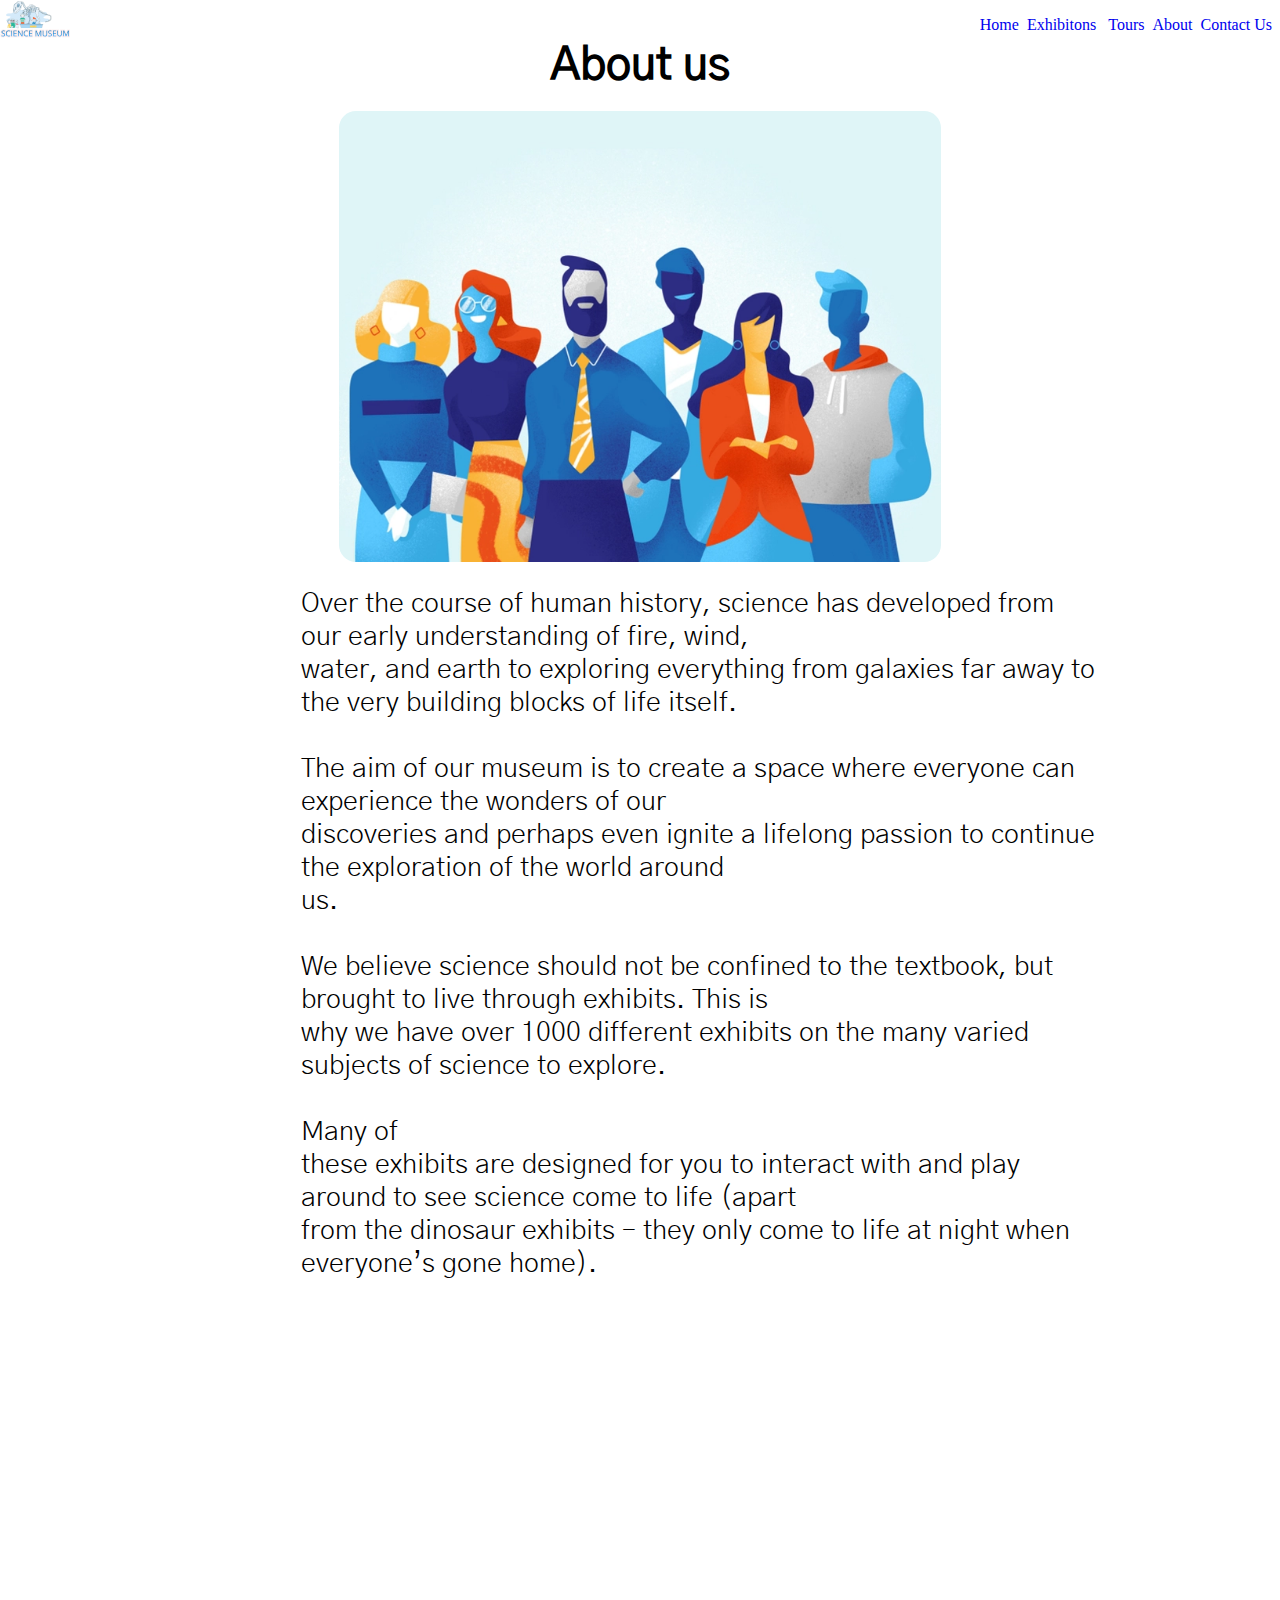
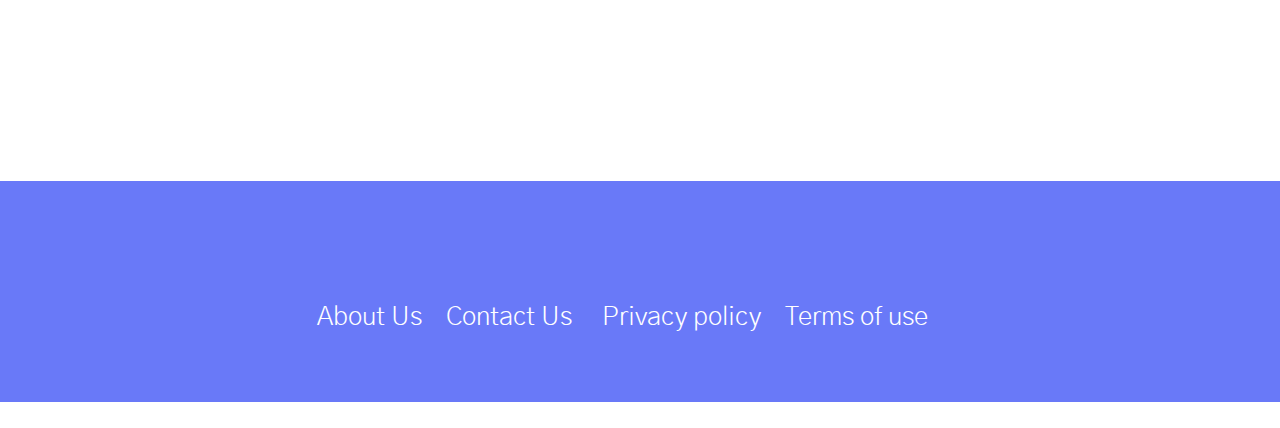
<file: about.html>
<!DOCTYPE html>
<html lang="en">
<head>
    <meta charset="UTF-8">
    <meta http-equiv="X-UA-Compatible" content="IE=edge">
    <meta name="viewport" content="width=device-width, initial-scale=1.0">
    <meta name="description" content="This is a Online Science Museum website where both children parents and teachers can explore 
    the world of science and exhibition together!">
    <meta name="keywords" content="Science, Museum, Online science museum, HTML, CSS">
    <meta name="author" content="Sugal Aden">
    <link href="about.css" rel="stylesheet">
    <link href="hover.css" rel="stylesheet">
    <title>About</title>
</head>
<body>
    <header>
        <section class="logo">
            <a href="/home.html">
            <img src="/images/Logo.png" class="logo"  alt="This is the Logo">
        </a> 
        </section>

        <nav>
            <section class="hamburger-menu">
                <input id="menu__toggle" type="checkbox" />
                <label class="menu__btn" for="menu__toggle">
                  <span></span>
                </label>
            
                <ul class="menu__box">
                  <li><a class="menu__item" href="/home.html">Home</a></li>
                  <li><a class="menu__item" href="/exhibitions.html">Exhibitons</a></li>
                  <li><a class="menu__item" href="/tours.html">Tour</a></li>
                  <li><a class="menu__item" href="/contact.html">Contact Us</a></li>
                  <li><a class="menu__item" href="/about.html">About</a></li>
                </ul>
                </section>

                <ul class="navbar">
                    <li><a href="/home.html">Home  </a></li>
                    <li><a href="/exhibitions.html">Exhibitons   </a></li>
                    <li><a href="/tours.html">Tours  </a></li>
                    <li><a href="/about.html">About  </a></li>
                    <li><a href="/contact.html">Contact Us  </a></li>
                </ul>
            </nav>
        </section>
</header> 
<main>

<section class="about_header">
    <h3>About us</h3>
</section>

<section class="about_container">
    <img src="/images/About%20us.webp" class="about_img hvr-float-shadow" alt="about us image">
    <p>Over the course of human history, science has developed from 
        our early understanding of fire, wind,
        water, and earth to exploring everything from galaxies far away to 
        the very building blocks of life itself.
        
        The aim of our museum is to create a space where everyone can 
        experience the wonders of our
        discoveries and perhaps even ignite a lifelong passion to continue
        the exploration of the world around
        us.
        
        We believe science should not be confined to the textbook, but 
        brought to live through exhibits. This is
        why we have over 1000 different exhibits on the many varied 
        subjects of science to explore. 
        
        Many of
        these exhibits are designed for you to interact with and play 
        around to see science come to life (apart
        from the dinosaur exhibits – they only come to life at night when 
        everyone’s gone home).</p>
</section>
</main>
    
<footer>
    <p class="footer">
        <a href="/about.html">About Us</a>    <a href="/contact.html">Contact Us</a>     Privacy policy    Terms of use
    </p>
</footer>

</body>
</html>
</file>
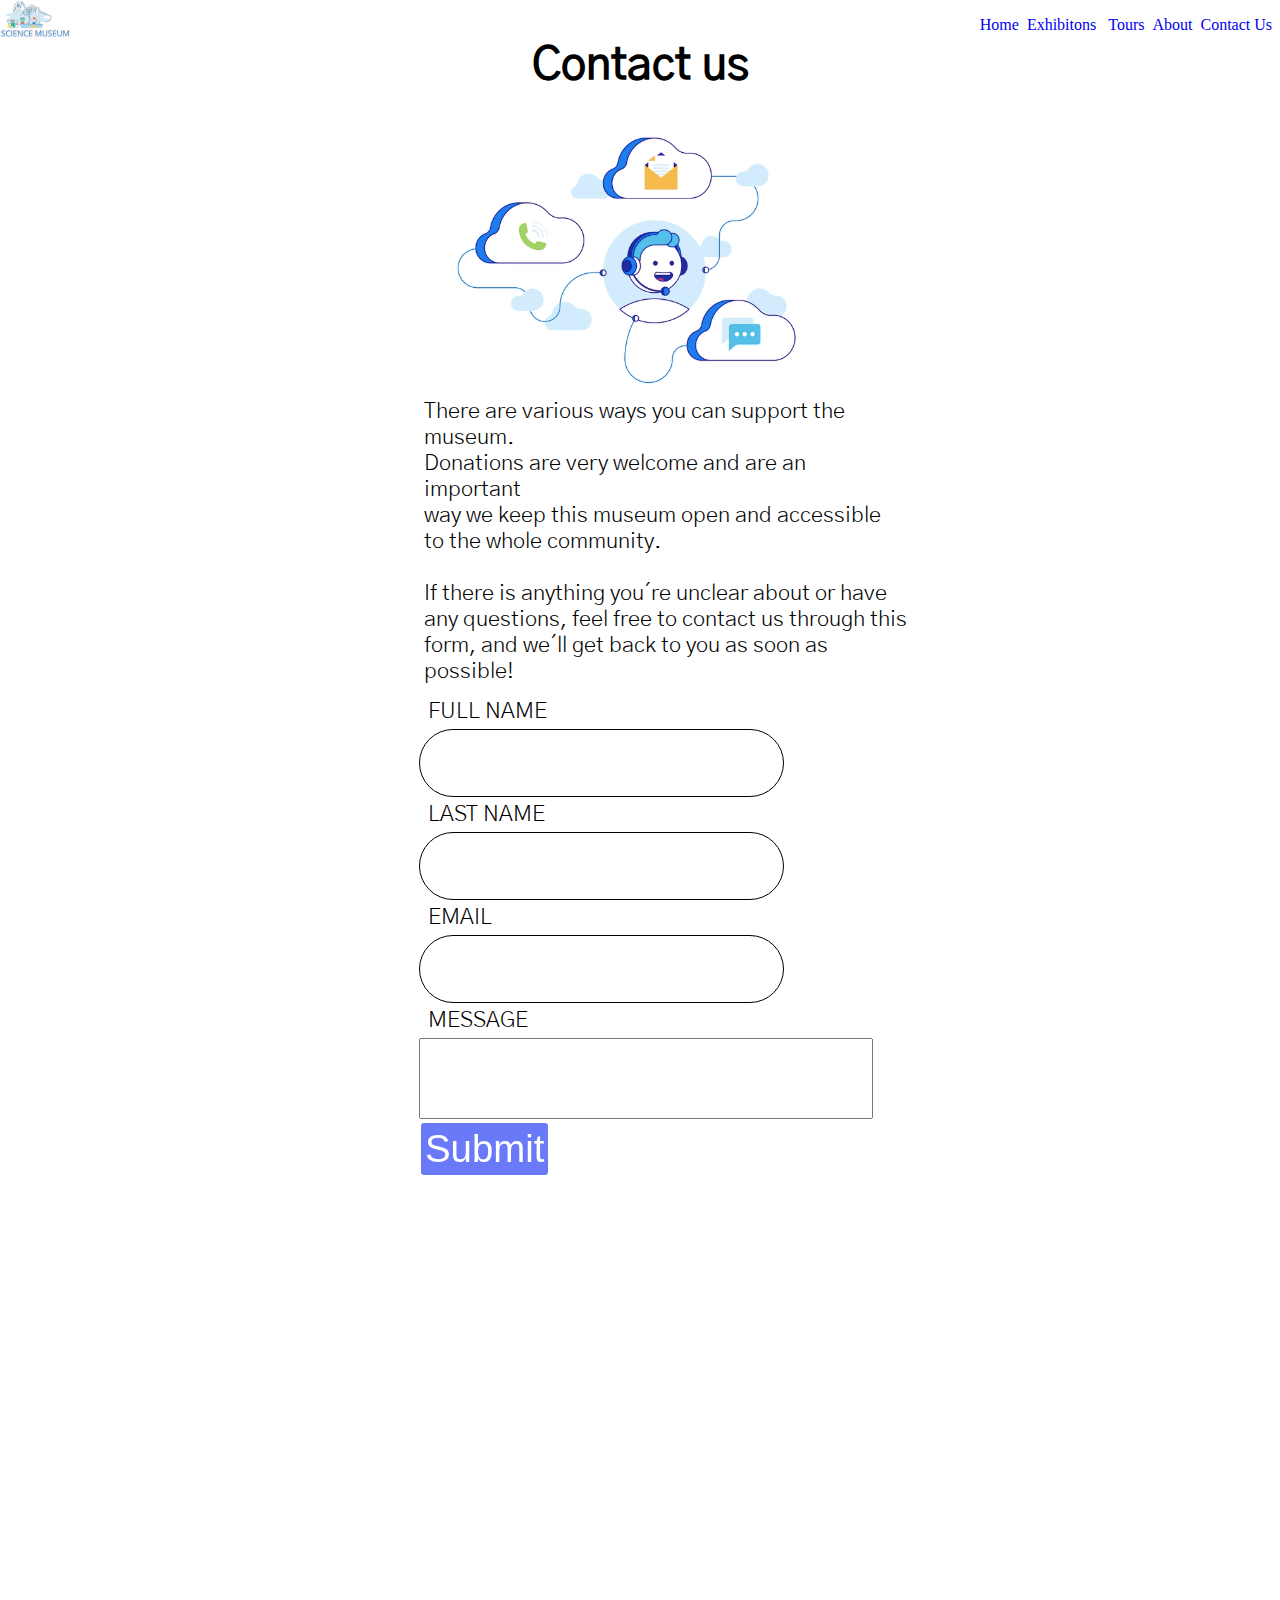
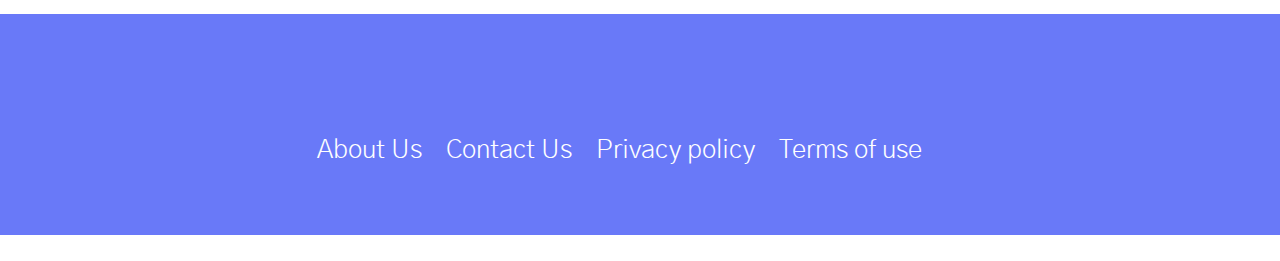
<file: contact.html>
<!DOCTYPE html>
<html lang="en">
<head>
    <meta charset="UTF-8">
    <meta http-equiv="X-UA-Compatible" content="IE=edge">
    <meta name="viewport" content="width=device-width, initial-scale=1.0">
    <meta name="description" content="This is a Online Science Museum website where both children and teachers can explore 
    the world of science and exhibition together!">
    <meta name="keywords" content="Science, Museum, Online science museum, HTML, CSS">
    <meta name="author" content="Sugal Aden">
    <link href="contact.css" rel="stylesheet">
    <link href="hover.css" rel="stylesheet">
    <title>Contact Us</title>
</head>
<body>
    <header>
        <section class="logo">
            <a href="/home.html">
            <img src="/images/Logo.png" class="logo"  alt="This is the Logo"> 
        </a>
        </section>
     
        <nav>
            <section class="hamburger-menu">
                <input id="menu__toggle" type="checkbox" />
                <label class="menu__btn" for="menu__toggle">
                  <span></span>
                </label>
            
                <ul class="menu__box">
                  <li><a class="menu__item" href="/home.html">Home</a></li>
                  <li><a class="menu__item" href="/exhibitions.html">Exhibitons</a></li>
                  <li><a class="menu__item" href="/tours.html">Tour</a></li>
                  <li><a class="menu__item" href="/contact.html">Contact Us</a></li>
                  <li><a class="menu__item" href="/about.html">About</a></li>
                </ul>
                </section>

                <ul class="navbar">
                    <li><a href="/home.html">Home  </a></li>
                    <li><a href="/exhibitions.html">Exhibitons  </a> </li>
                    <li><a href="/tours.html">Tours  </a></li>
                    <li><a href="/about.html">About  </a></li>
                    <li><a href="/contact.html">Contact Us  </a></li>
                </ul>
            </nav>
        </section>
</header>    
<main>

    <section class="contact_header">
        <h3>Contact us</h3>
    </section>

<section class="contact_container">
    <img src="/images/Contact%20us.png" class="contact_img" alt="contact us image">
    <p>There are various ways you can support the
        museum. 
        Donations are very welcome and are an 
        important
        way we keep this museum open and accessible 
        to the whole community.
        
        If there is anything you´re unclear about or have
        any questions, feel free to contact us through this 
        form, and we´ll get back to you as soon as 
        possible!</p>
</section>

<section class="contact_us_form">

    <form>
        <label for="fullname">FULL NAME</label>
        <input type="text" id="fullname" name="fullname" value="">
    
        <label for="lastname">LAST NAME</label>
        <input type="text" id="lastname" name="lastname" value="">
    
        <label for="email">EMAIL</label>
        <input type="text" id="email" name="email" value="">
    
        <label for="message">MESSAGE</label>

        <textarea id="message" name="message" rows="5" cols="20">
            </textarea>
        </form>

<section class="submit_btn">
    <button onclick="submit()" class="welcome_page_button hvr-grow">Submit</button>

</section>
</section>


</main>


<footer>
    <p class="footer">
        <a href="/about.html">About Us</a>    <a href="/contact.html">Contact Us</a>    Privacy policy    Terms of use
    </p>
</footer>

<script>
    function submit() {
      alert("Your message has been received.\nWe will contact you as soon as possible!");
    }
    </script>


</body>
</html>
</file>
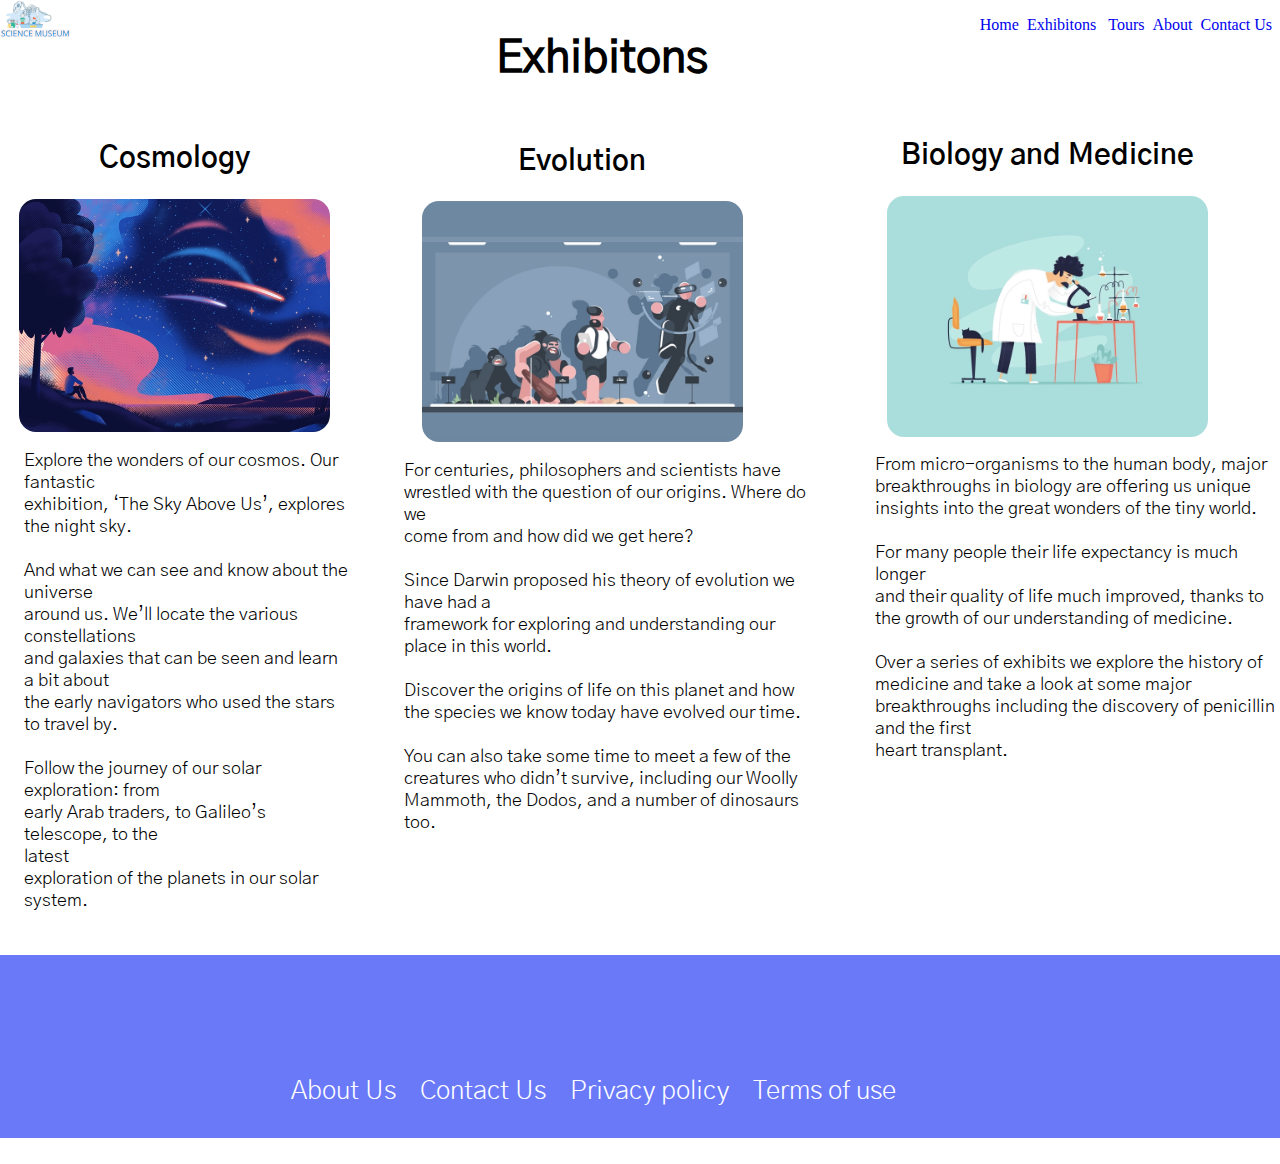
<file: exhibitions.html>
<!DOCTYPE html>
<html lang="en">
<head>
    <meta charset="UTF-8">
    <meta http-equiv="X-UA-Compatible" content="IE=edge">
    <meta name="viewport" content="width=device-width, initial-scale=1.0">
    <meta name="description" content="This is a Online Science Museum website where both children parents and teachers can explore 
    the world of science and exhibition together!">
    <meta name="keywords" content="Science, Museum, Online science museum, HTML, CSS">
    <meta name="author" content="Sugal Aden">
    <link href="exhibitions.css" rel="stylesheet">
    <link href="hover.css" rel="stylesheet">
    <title>Exhibitons</title>
</head>
<body>
    <header>
        <section class="logo">
            <a href="/home.html">
            <img src="/images/Logo.png" class="logo"  alt="This is the Logo"> 
        </a>
        </section>
     
        <nav>
            <section class="hamburger-menu">
                <input id="menu__toggle" type="checkbox" />
                <label class="menu__btn" for="menu__toggle">
                  <span></span>
                </label>
            
                <ul class="menu__box">
                  <li><a class="menu__item" href="/home.html">Home</a></li>
                  <li><a class="menu__item" href="/exhibitions.html">Exhibitons</a></li>
                  <li><a class="menu__item" href="/tours.html">Tour</a></li>
                  <li><a class="menu__item" href="contact.html">Contact Us</a></li>
                  <li><a class="menu__item" href="about.html">About</a></li>
                </ul>
                </section>

                <ul class="navbar">
                    <li><a href="/home.html">Home  </a></li>
                    <li><a href="/exhibitions.html">Exhibitons   </a></li>
                    <li><a href="/tours.html">Tours  </a></li>
                    <li><a href="/about.html">About  </a></li>
                    <li><a href="/contact.html">Contact Us  </a></li>
                </ul>
            </nav>
        </section>
</header>    

<main>
   <section class="exhibitions_header">
        <h3>Exhibitons</h3>
   </section>

   <section class="exhibitions_container">
        <section class="exhibitions_cosmology">
            <h4>Cosmology</h4>
            <img src="/images/Cosmology.png" class="cosmology_img hvr-float-shadow " alt="cosmology image">
            <p class="cosmology_info">Explore the wonders of our cosmos. Our fantastic 
                exhibition, ‘The Sky Above Us’, explores the night sky.

                And what we can see and know about the universe 
                around us. We’ll locate the various constellations
                and galaxies that can be seen and learn a bit about 
                the early navigators who used the stars to travel by.
                
                Follow the journey of our solar exploration: from
                early Arab traders, to Galileo’s telescope, to the 
                latest
                exploration of the planets in our solar system.
                </p>
        </section>


        <section class="exhibitions_evolution">
            <h4>Evolution</h4>
            <img src="/images/Evolution.png" class="evolution_img hvr-float-shadow " alt="evolution image">
            <p class="evolution_info">For centuries, philosophers and scientists have
                wrestled with the question of our origins. Where do 
                we
                come from and how did we get here? 
                
                Since Darwin proposed his theory of evolution we 
                have had a
                framework for exploring and understanding our 
                place in this world. 
                
                Discover the origins of life on this planet and how 
                the species we know today have evolved our time.
                
                You can also take some time to meet a few of the 
                creatures who didn’t survive, including our Woolly
                Mammoth, the Dodos, and a number of dinosaurs 
                too.</p>
        </section>


        <section class="exhibitions_biology_and_medicine">
            <h4>Biology and Medicine</h4>
            <img src="/images/Biology%20and%20medicine.png" class="biology_img hvr-float-shadow " alt="biology and medicine image">
            <p class="biology_and_medicine_info">From micro-organisms to the human body, major 
                breakthroughs in biology are offering us unique
                insights into the great wonders of the tiny world.
                
                For many people their life expectancy is much longer 
                and their quality of life much improved, thanks to
                the growth of our understanding of medicine. 
                
                Over a series of exhibits we explore the history of
                medicine and take a look at some major 
                breakthroughs including the discovery of penicillin 
                and the first
                heart transplant.</p>
            </section>
        </section>
</main>

<footer>
    <p class="footer">
        <a href="/about.html">About Us</a>    <a href="/contact.html">Contact Us</a>    Privacy policy    Terms of use
    </p>
</footer>

</body>
</html>
</file>
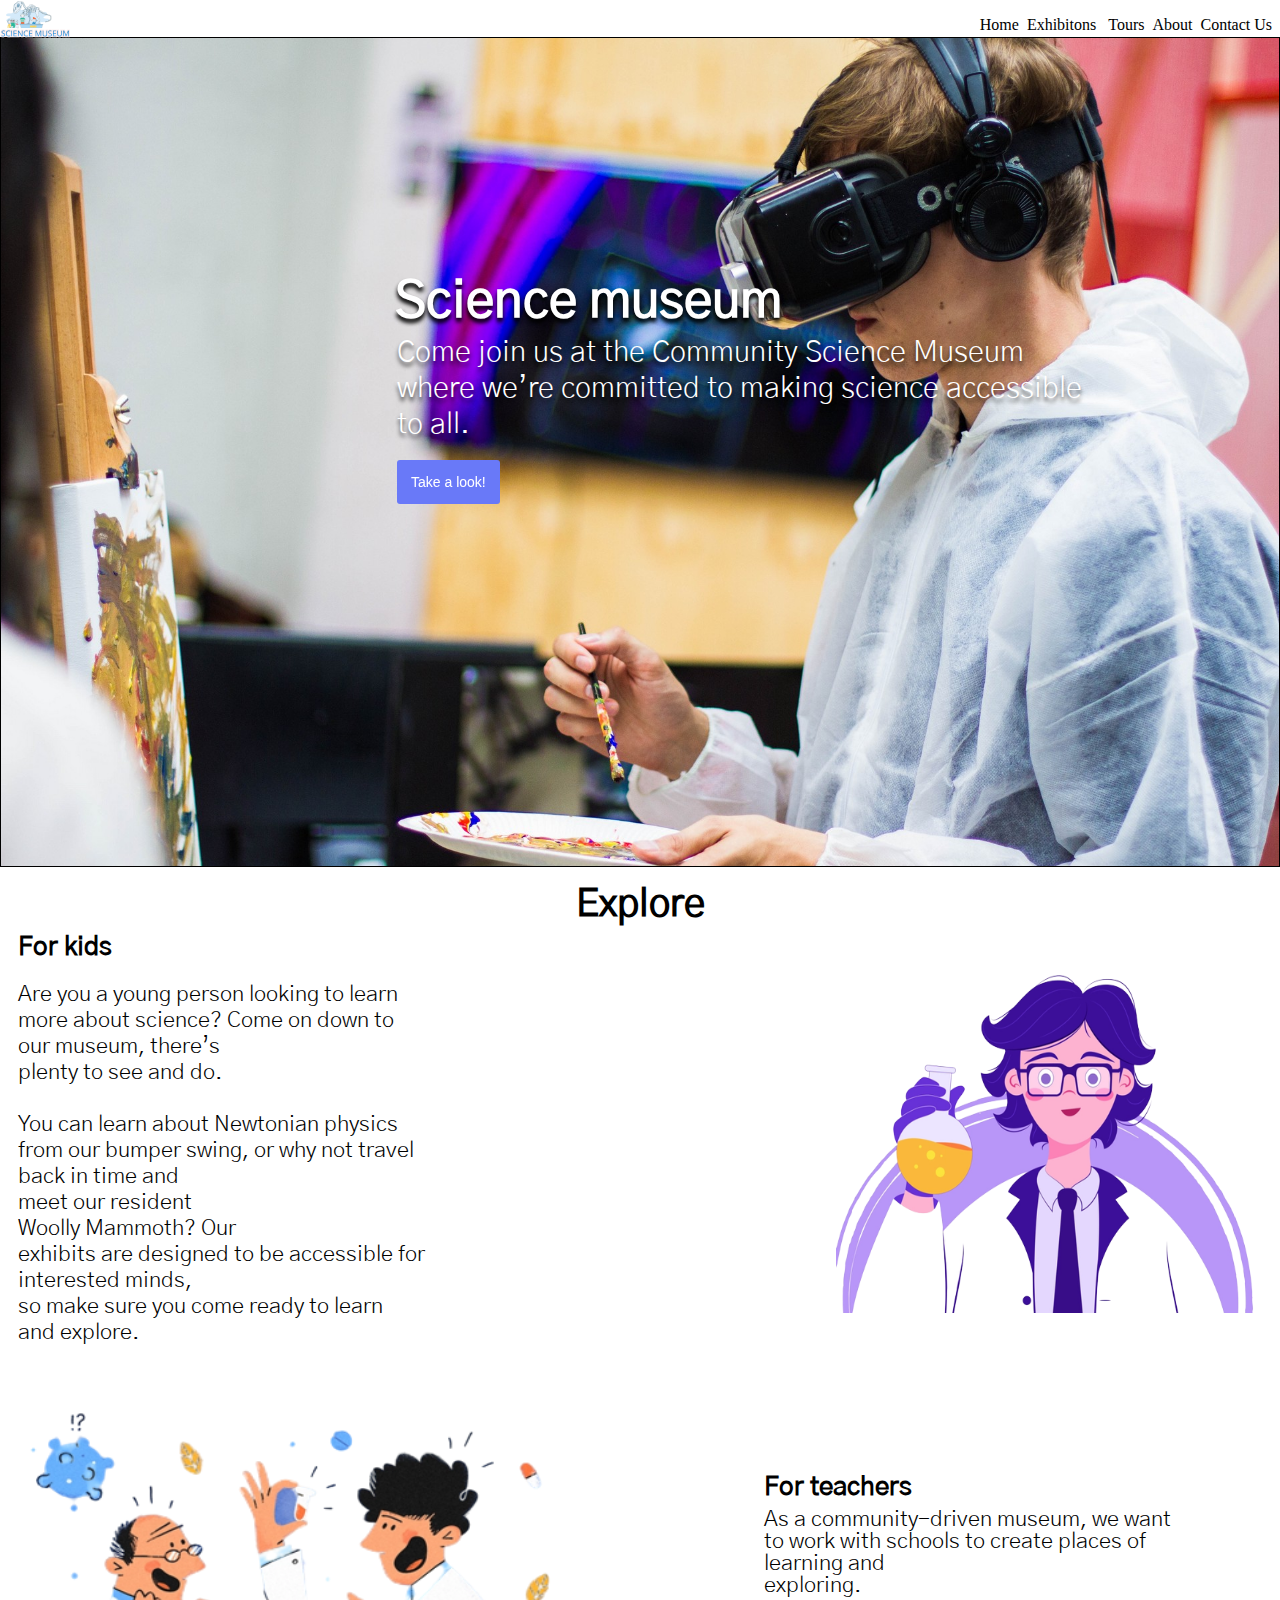
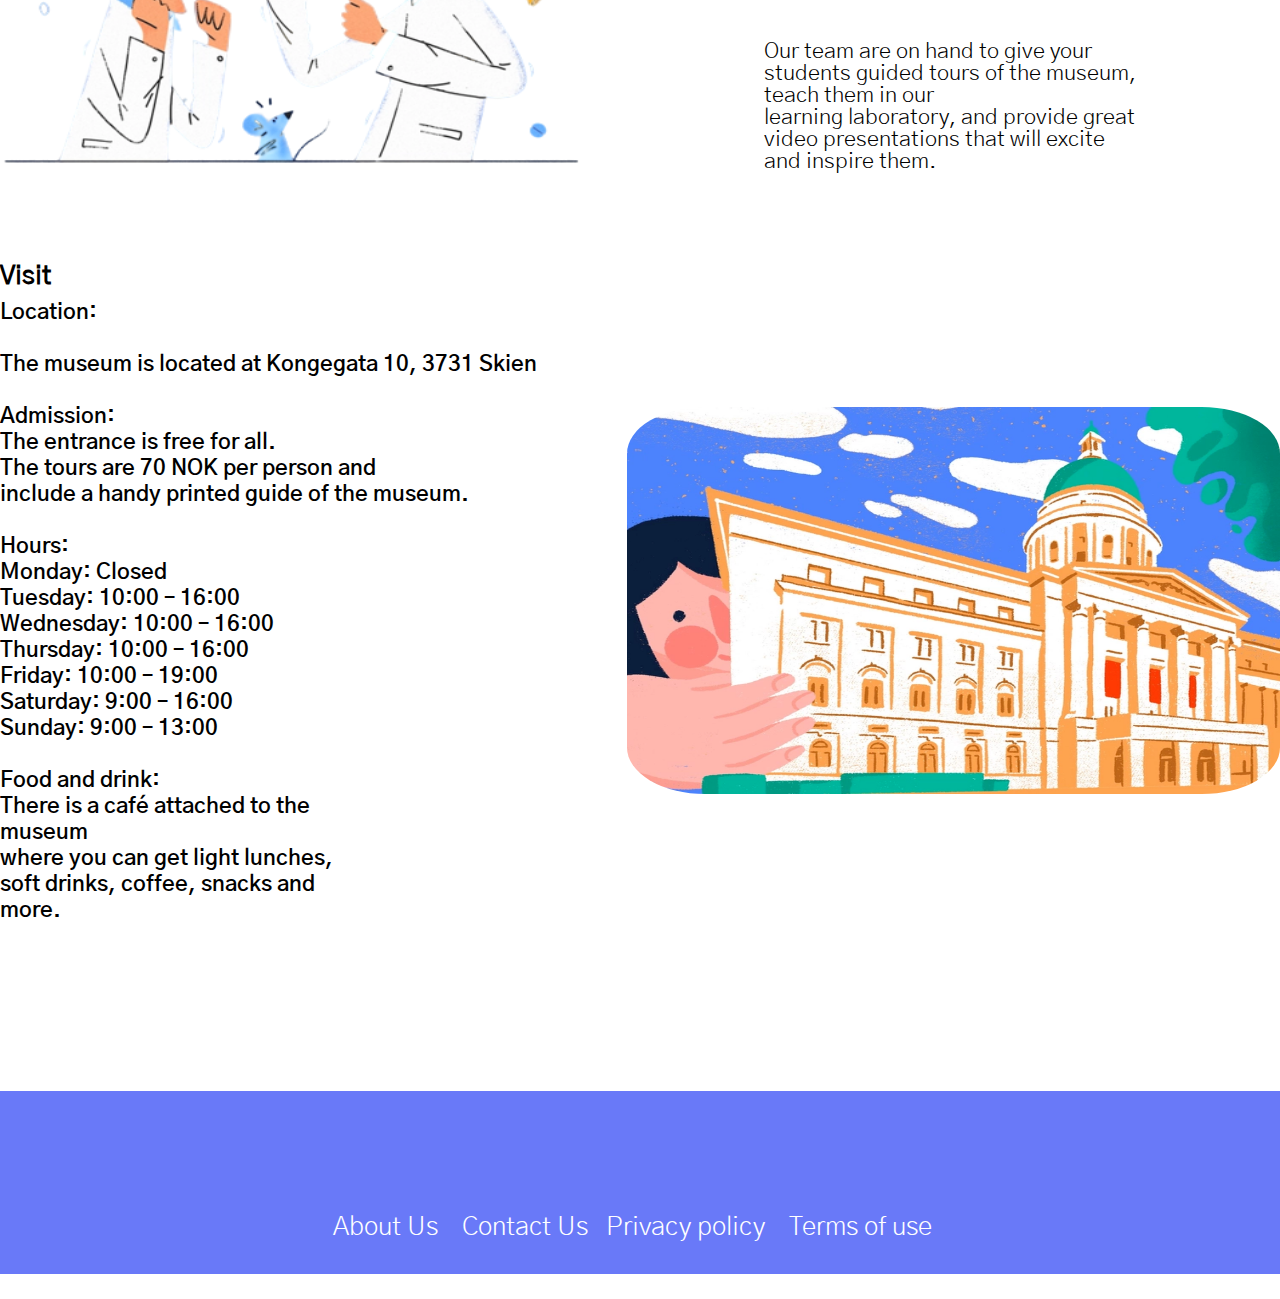
<file: home.html>
<!DOCTYPE html>
<html lang="en">
<head>
    <meta charset="UTF-8">
    <meta http-equiv="X-UA-Compatible" content="IE=edge">
    <meta name="viewport" content="width=device-width, initial-scale=1.0">
    <meta name="description" content="This is a Online Science Museum website where both children parents and teachers can explore 
    the world of science and exhibition together!">
    <meta name="keywords" content="Science, Museum, Online science museum, HTML, CSS">
    <meta name="author" content="Sugal Aden">
    <link href="home.css" rel="stylesheet">
    <link href="hover.css" rel="stylesheet">
    <title>Home</title>
</head>
<body>
    <header>
        <section class="logo">
            <a href="/home.html">
            <img src="/images/Logo.png" class="logo"  alt="This is the Logo"> 
        </a>
        </section>

        <nav>
            <section class="hamburger-menu">
                <input id="menu__toggle" type="checkbox" />
                <label class="menu__btn" for="menu__toggle">
                  <span></span>
                </label>
            
                <ul class="menu__box">
                  <li><a class="menu__item" href="/home.html">Home</a></li>
                  <li><a class="menu__item" href="/exhibitions.html">Exhibitons</a></li>
                  <li><a class="menu__item" href="/tours.html">Tour</a></li>
                  <li><a class="menu__item" href="/contact.html">Contact Us</a></li>
                  <li><a class="menu__item" href="/about.html">About</a></li>
                </ul>
            </section>

            <ul class="navbar">
                <li><a href="/home.html">Home  </a></li>
                <li><a href="/exhibitions.html">Exhibitons   </a></li>
                <li><a href="/tours.html">Tours  </a></li>
                <li><a href="/about.html">About  </a></li>
                <li><a href="/contact.html">Contact Us  </a></li>
            </ul>
            </nav>
        </section>
</header>    

<main>
    <section class="welcome_page">
        <section class="welcome_page_content">
            <h2>Science museum</h2>
            <p class="banner-info"> Come join us at the Community Science Museum 
                where we’re committed to making science accessible
                to all. </p>
                <a href="/exhibitions.html">
            <button type="submit" class="welcome_page_button hvr-bob ">Take a look!</button>
        </a>
    </section>
</section>

    <section class="explore_title">
        <h3>Explore</h3>
</section>


<section class="explore_container">
    <section class="explore_forkids">
        <h4>For kids</h4>
        <p class="for_kids">
            Are you a young person looking to learn 
            more about science? Come on down to 
            our museum, there’s
            plenty to see and do.

            You can learn about Newtonian physics 
            from our bumper swing, or why not travel 
            back in time and
            meet our resident 
            Woolly Mammoth? Our 
            exhibits are designed to be accessible for 
            interested minds,
            so make sure you come ready to learn 
            and explore.
            </p>
        </section>

<section class="explore_forkids_img">
    <img src="/images/Explore_image_1.png" class="for_kids_img hvr-float-shadow" alt="for kids image"> 
</section>

<section class="explore_forteacher">
    <h5>For teachers</h5>
    <p class="for_teacher">
        As a community-driven museum, we want 
        to work with schools to create places of 
        learning and
        exploring. 
        
        
        Our team are on hand to give your 
        students guided tours of the museum, 
        teach them in our
        learning laboratory, and provide great 
        video presentations that will excite 
        and inspire them.
    </p> 
    </section>

    <section class="explore_forteacher_img">
        <img src="/images/Explore_image_2%2018-08-59-038.png" class="for_teachers_img hvr-float-shadow" alt="for teachers image"> 
    </section>


    <section class="visit">
        <h6>Visit</h6>
        <p class="visit-info">
        Location:

        The museum is located at Kongegata 10, 3731 Skien

        Admission:
        The entrance is free for all.
        The tours are 70 NOK per person and
        include a handy printed guide of the museum.

        Hours:
        Monday: Closed
        Tuesday: 10:00 – 16:00
        Wednesday: 10:00 – 16:00
        Thursday: 10:00 – 16:00
        Friday: 10:00 – 19:00
        Saturday: 9:00 – 16:00
        Sunday: 9:00 – 13:00

        Food and drink:
        There is a café attached to the 
        museum 
        where you can get light lunches,
        soft drinks, coffee, snacks and
        more.

        </p>
    </section>
    
    <section class="explore_visit_img">
        <img src="/images/Visit%20image.png" class="for_visit_img hvr-float-shadow" alt="for teachers image"> 
    </section>
</section>
    </main>

<footer>
    <p class="footer">
        <a href="/about.html">About Us</a>    <a href="/contact.html">Contact Us</a>   Privacy policy    Terms of use
    </p>

</footer>
</body>
</html>
</file>
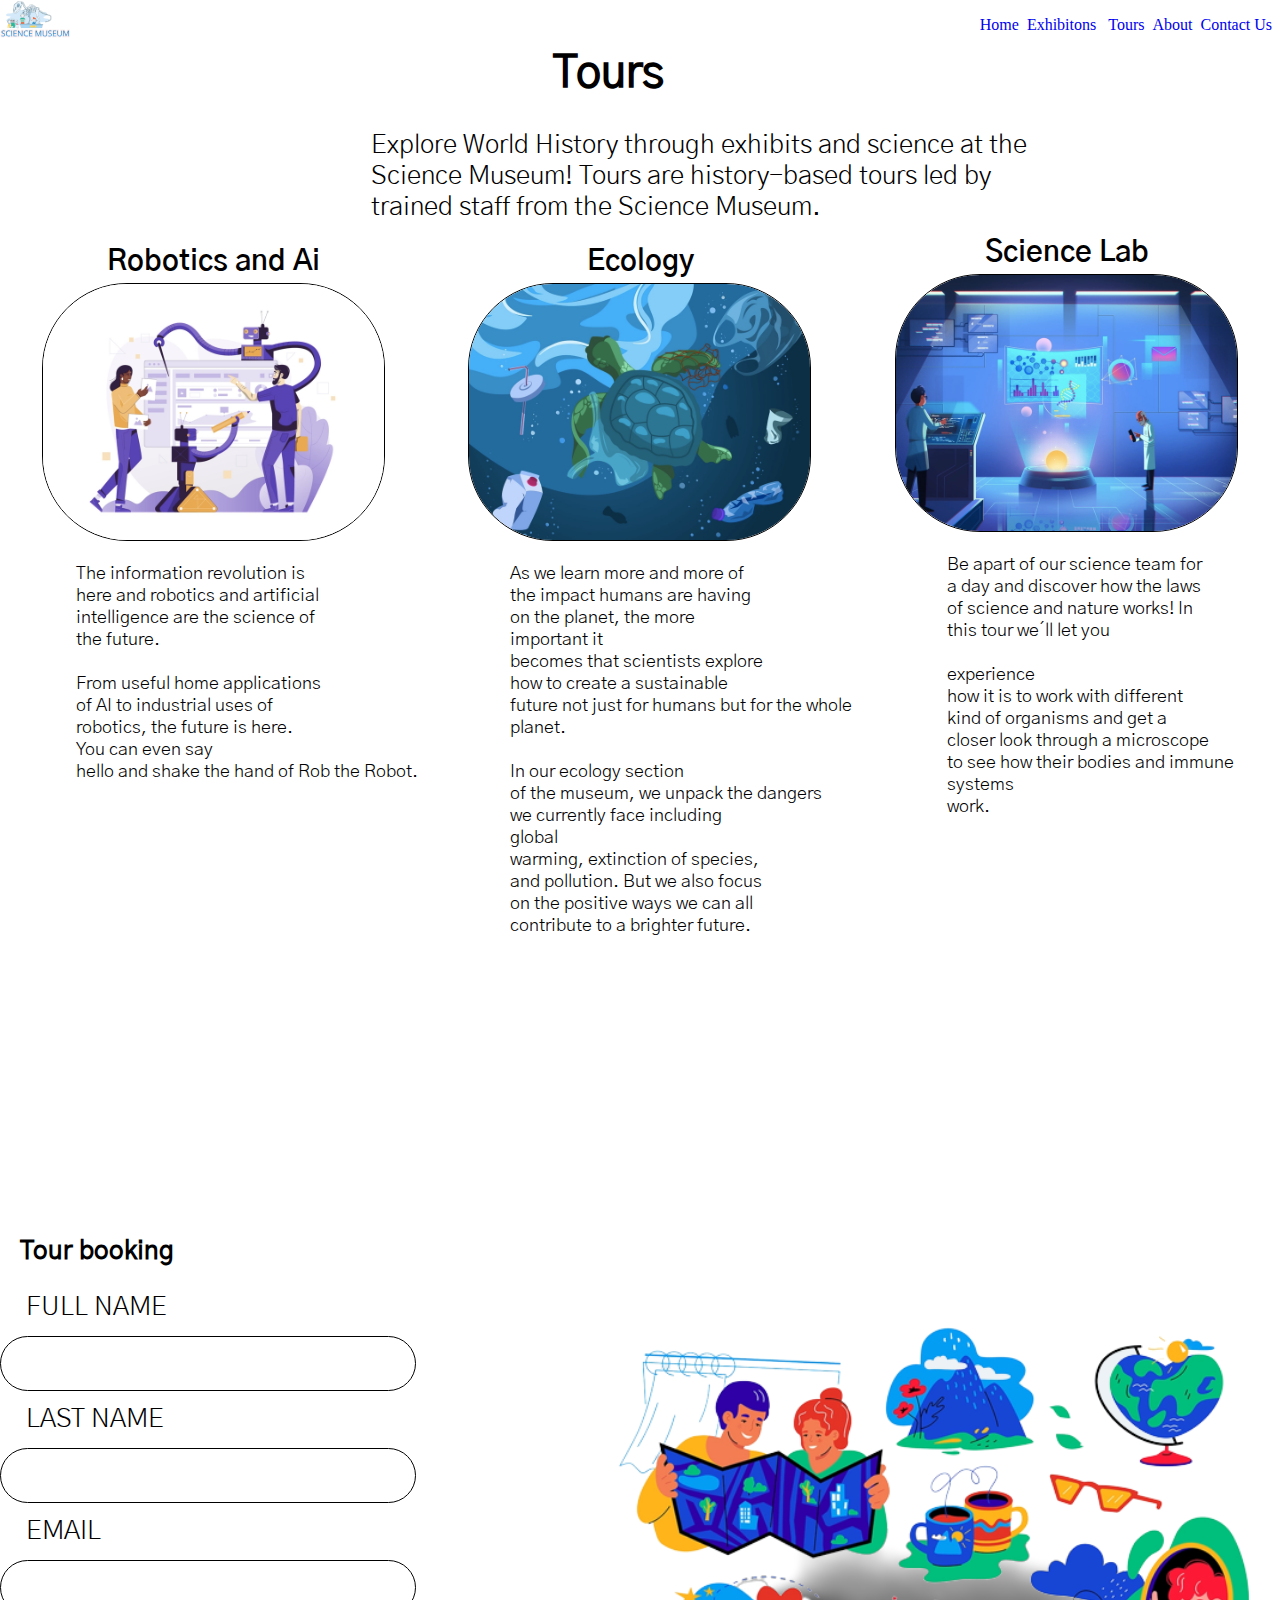
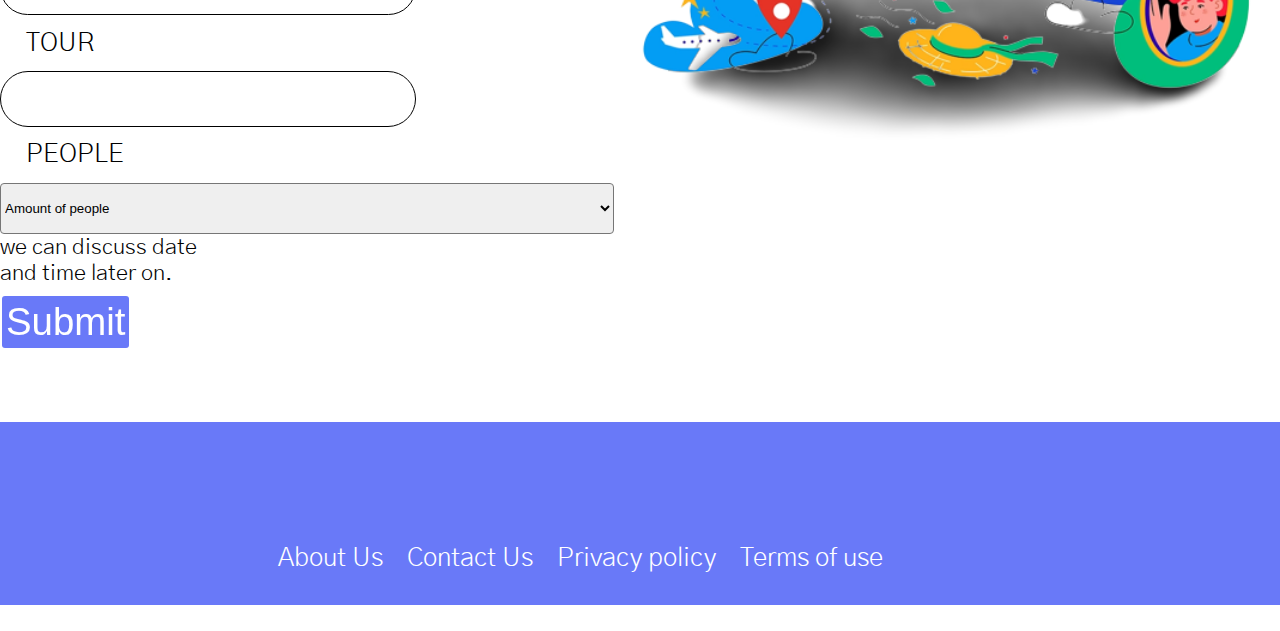
<file: tours.html>
<!DOCTYPE html>
<html lang="en">
<head>
    <meta charset="UTF-8">
    <meta http-equiv="X-UA-Compatible" content="IE=edge">
    <meta name="viewport" content="width=device-width, initial-scale=1.0">
    <meta name="description" content="This is a Online Science Museum website where both children parents and teachers can explore 
    the world of science and exhibition together!">
    <meta name="keywords" content="Science, Museum, Online science museum, HTML, CSS">
    <meta name="author" content="Sugal Aden">
    <link href="tours.css" rel="stylesheet">
    <link href="hover.css" rel="stylesheet">
    <title>Tours</title>
</head>
<body>
    <header>
        <section class="logo">
            <a href="/home.html">
            <img src="/images/Logo.png" class="logo"  alt="This is the Logo">
        </a> 
        </section>
     
        <nav>
            <section class="hamburger-menu">
                <input id="menu__toggle" type="checkbox" />
                <label class="menu__btn" for="menu__toggle">
                  <span></span>
                </label>
            
                <ul class="menu__box">
                  <li><a class="menu__item" href="/home.html">Home</a></li>
                  <li><a class="menu__item" href="/exhibitions.html">Exhibitons</a></li>
                  <li><a class="menu__item" href="tours.html">Tour</a></li>
                  <li><a class="menu__item" href="contact.html">Contact Us</a></li>
                  <li><a class="menu__item" href="about.html">About</a></li>
                </ul>
                </section>

                <ul class="navbar">
                    <li><a href="/home.html">Home  </a></li>
                    <li><a href="/exhibitions.html">Exhibitons   </a></li>
                    <li><a href="/tours.html">Tours  </a></li>
                    <li><a href="/about.html">About  </a></li>
                    <li><a href="/contact.html">Contact Us  </a></li>
                </ul>
            </nav>
</header>
<main>

<section class="tour_header">
    <h3>Tours</h3>    
</section>

<section class="tour_header_info">
    <p>
        Explore World History through exhibits and science at the 
        Science Museum! Tours are history-based tours led by 
        trained staff from the Science Museum.
    </p>
</section>

<section class="tour_container">
    <section class="tour_robotics_and_ai">
        <h4 class="robotics_ai_title">Robotics and Ai</h4>
        <img src="/images/Robotics%20and%20AI.png" class="robotics_ai_img hvr-float-shadow" alt="robotics and ai image">
        <p class="robotics_and_ai_info">
            The information revolution is 
            here and robotics and artificial 
            intelligence are the science of 
            the future.

            From useful home applications 
            of AI to industrial uses of 
            robotics, the future is here. 
            You can even say
            hello and shake the hand of Rob the Robot.
        </p>
    </section>

    <section class="tour_ecology">
        <h4 class="ecology">Ecology</h4>
        <img src="/images/Ecology.png" class="ecology_img hvr-float-shadow" alt="ecology image">
        <p class="ecology_info">
            As we learn more and more of 
            the impact humans are having 
            on the planet, the more 
            important it
            becomes that scientists explore
            how to create a sustainable 
            future not just for humans but for the whole
            planet.

            In our ecology section 
            of the museum, we unpack the dangers
            we currently face including 
            global
            warming, extinction of species, 
            and pollution. But we also focus 
            on the positive ways we can all
            contribute to a brighter future.
        </p>
    </section>


    <section class="tour_science_lab">
        <h4 class="science_lab">Science Lab</h4>
        <img src="/images/Science%20Lab.png" class="science_lab_img hvr-float-shadow" alt="science lab image">
        <p class="science_lab_info">
            Be apart of our science team for
            a day and discover how the laws
            of science and nature works! In
            this tour we´ll let you 
            
            experience
            how it is to work with different
            kind of organisms and get a 
            closer look through a microscope 
            to see how their bodies and immune systems 
            work.
        </p>
    </section>
</section>


<section class="contact_form">
        <h4 class="tour_booking_header">Tour booking</h4>
    </section>

<form>
    <label for="fullname">FULL NAME</label>
    <input type="text" id="fullname" name="fullname" value="">

    <label for="lastname">LAST NAME</label>
    <input type="text" id="lastname" name="lastname" value="">

    <label for="email">EMAIL</label>
    <input type="text" id="email" name="email" value="">


    <label for="tour">TOUR</label>
    <input type="text" id="tour" name="tour" value="">

    <label for="people">PEOPLE</label>
    <select class="dropdown_menu">
        <option selected disabled hidden>Amount of people</option>
        <option>1-5   (70kr)</option>
        <option>5-10  (70kr)</option>
        <option>10-20 (70kr)</option>
        <option>20-30 (70kr)</option>
        <option>30-40 (70kr)</option>
        <option>40-50 (70kr)</option>
    </select>

    <p class="date_time_info">
        we can discuss date 
        and time later on.
    </p>
</form>

<section class="submit_btn">
    <button onclick="submit()" class="welcome_page_button hvr-grow">Submit</button>
    </section>
</section>

<section class="tour_image_container">
    <img src="/images/Tour%20image.png" class="tour_img hvr-float-shadow" alt="tour image">
</section>
</main>

<footer>
    <p class="footer">
        <a href="/about.html">About Us</a>    <a href="/contact.html">Contact Us</a>    Privacy policy    Terms of use
    </p>
</footer>

<script>
    function submit() {
      alert("Your tour has been booked.\nThank you for booking a tour at the Science Museum!");
    }
    </script>


</body>
</html>
</file>
<file: about.css>
@font-face {
  font-family: "Gothic";
  src: url(/fonts/GothicA1-Regular.ttf);
}
@font-face {
  font-family: "Gothic-2";
  src: url(/fonts/GothicA1-Light.ttf);
}

@font-face {
  font-family: "Gothic-3";
  src: url(/fonts/GothicA1-SemiBold.ttf);
}

/* Transitions */
@keyframes transitionIn {
  from {
    opacity: 0;
    transform: rotateX(-10deg);
  }

  to {
    opacity: 1;
    transform: rotateX(0);
  }
}

body {
  margin: 0;
  padding: 0;
  height: fit-content;
}

header {
  display: flex;
  flex-direction: row;
  justify-content: space-between;
  height: 8vh;
  animation: transitionIn 0.8s;
}
/* Hamburger menu inspiration from: 
https://alvarotrigo.com/blog/hamburger-menu-css/ and 
https://codepen.io/alvarotrigo/pen/yLzaPVJ */

#menu__toggle {
  opacity: 0;
}
#menu__toggle:checked + .menu__btn > span {
  transform: rotate(45deg);
}
#menu__toggle:checked + .menu__btn > span::before {
  top: 0;
  transform: rotate(0deg);
}
#menu__toggle:checked + .menu__btn > span::after {
  top: 0;
  transform: rotate(90deg);
}
#menu__toggle:checked ~ .menu__box {
  left: 0 !important;
}

.menu__btn {
  position: absolute;
  top: 20px;
  width: 26px;
  height: 26px;
  cursor: pointer;
  z-index: 2;
  margin-left: 81%;
  right: 25px;
}
.menu__btn > span,
.menu__btn > span::before,
.menu__btn > span::after {
  display: block;
  position: absolute;
  width: 100%;
  height: 2px;
  background-color: #616161;
  transition-duration: 0.25s;
}
.menu__btn > span::before {
  content: "";
  top: -8px;
}
.menu__btn > span::after {
  content: "";
  top: 8px;
}

.menu__box {
  display: block;
  position: relative;
  top: -18px;
  left: -370%;
  width: 207px;
  height: 149px;
  margin: 0;
  padding: 71px 0;
  list-style: none;
  background-color: white;
  box-shadow: 2px 2px 6px rgb(0 0 0 / 40%);
  /* transition-duration: .25s; */
  margin-left: -1%;
  padding-top: 1%;
  z-index: 1;
}
.menu__item {
  display: block;
  padding: 12px 24px;
  color: #333;
  font-family: "Roboto", sans-serif;
  font-size: 19px;
  font-weight: 600;
  text-decoration: none;
  /* transition-duration: .0s; */
}
.menu__item:hover {
  background-color: #cfd8dc;
}

/* Hamburger menu end */

.about_header {
  display: flex;
  flex-direction: column;
  align-items: center;
  margin-top: -9%;
  line-height: 1%;
  font-size: 6vw;
  font-family: "Gothic";
  animation: transitionIn 0.8s;
}

.about_img {
  width: 64%;
  border-radius: 17px;
  animation: transitionIn 0.8s;
}

.about_container {
  display: flex;
  flex-direction: column;
  align-items: center;
  animation: transitionIn 0.8s;
}

p {
  white-space: pre-line;
  font-size: 3vw;
  padding-left: 13%;
  margin-top: 5%;
  padding-bottom: 3%;
  font-family: "Gothic-2";
  animation: transitionIn 0.8s;
}

.footer {
  background-color: #6979f8;
  color: white;
  height: auto;
  padding-top: 7%;
  font-size: 3.8vw;
  white-space: pre-wrap;
  margin-top: 34%;
  padding-left: 0%;
  animation: transitionIn 0.8s;
}

.footer a {
  text-decoration: none;
  color: white;
}

.navbar {
  display: none;
}

/* Mobile View and Tablet view: (Responsive on: 320px, 375px, 425px, 768px). */
@media screen and (min-width: 768px) {
  .hamburger-menu {
    display: none;
  }
  .about_header {
    display: flex;
    flex-direction: column;
    align-items: center;
    margin-top: -4%;
    line-height: 1%;
    font-size: 3vw;
  }

  .about_img {
    width: 47%;
    border-radius: 17px;
  }

  p {
    white-space: pre-line;
    font-size: 2.1vw;
    padding-left: 9%;
    margin-top: 2%;
    padding-bottom: 3%;
  }

  .navbar {
    display: flex;
    list-style: none;
    flex-direction: row;
    white-space: pre-wrap;
  }

  a:link {
    text-decoration: none;
  }
  a:visited {
    color: black;
  }

  a:hover {
    color: rgb(110, 110, 242);
  }
  .footer a {
    text-decoration: none;
    color: white;
  }

  .footer {
    background-color: #6979f8;
    color: white;
    height: auto;
    padding-top: 7%;
    font-size: 2vw;
    white-space: pre-wrap;
    margin-top: 34%;
    padding-left: 21%;
  }
}

/* Laptop and Desktop View (1024px, 1440px) */

@media screen and (min-width: 1440px) {
  p {
    font-size: 1.9vw;
  }
}
</file>
<file: contact.css>
@font-face {
  font-family: "Gothic";
  src: url(/fonts/GothicA1-Regular.ttf);
}
@font-face {
  font-family: "Gothic-2";
  src: url(/fonts/GothicA1-Light.ttf);
}

@font-face {
  font-family: "Gothic-3";
  src: url(/fonts/GothicA1-SemiBold.ttf);
}

/* Transitions */
@keyframes transitionIn {
  from {
    opacity: 0;
    transform: rotateX(-10deg);
  }

  to {
    opacity: 1;
    transform: rotateX(0);
  }
}

body {
  margin: 0;
  padding: 0;
  height: fit-content;
}

header {
  display: flex;
  flex-direction: row;
  justify-content: space-between;
  height: 8vh;
  animation: transitionIn 0.8s;
}
/* Hamburger menu inspiration from: 
https://alvarotrigo.com/blog/hamburger-menu-css/ and 
https://codepen.io/alvarotrigo/pen/yLzaPVJ */

#menu__toggle {
  opacity: 0;
}
#menu__toggle:checked + .menu__btn > span {
  transform: rotate(45deg);
}
#menu__toggle:checked + .menu__btn > span::before {
  top: 0;
  transform: rotate(0deg);
}
#menu__toggle:checked + .menu__btn > span::after {
  top: 0;
  transform: rotate(90deg);
}
#menu__toggle:checked ~ .menu__box {
  left: 0 !important;
}

.menu__btn {
  position: absolute;
  top: 20px;
  width: 26px;
  height: 26px;
  cursor: pointer;
  z-index: 1;
  margin-left: 81%;
  right: 25px;
}
.menu__btn > span,
.menu__btn > span::before,
.menu__btn > span::after {
  display: block;
  position: absolute;
  width: 100%;
  height: 2px;
  background-color: #616161;
  transition-duration: 0.25s;
}
.menu__btn > span::before {
  content: "";
  top: -8px;
}
.menu__btn > span::after {
  content: "";
  top: 8px;
}

.menu__box {
  display: block;
  position: relative;
  top: -18px;
  left: -370%;
  width: 207px;
  height: 149px;
  margin: 0;
  padding: 71px 0;
  list-style: none;
  background-color: white;
  box-shadow: 2px 2px 6px rgb(0 0 0 / 40%);
  /* transition-duration: .25s; */
  margin-left: -1%;
  padding-top: 1%;
}
.menu__item {
  display: block;
  padding: 12px 24px;
  color: #333;
  font-family: "Roboto", sans-serif;
  font-size: 19px;
  font-weight: 600;
  text-decoration: none;
  /* transition-duration: .0s; */
}
.menu__item:hover {
  background-color: #cfd8dc;
}

.contact_header {
  line-height: 1%;
  display: flex;
  flex-direction: column;
  align-items: center;
  margin-top: -9%;
  font-size: 6vw;
  font-family: "Gothic";
  animation: transitionIn 0.8s;
}

/* Hamburger menu end */

.contact_img {
  width: 66%;
  animation: transitionIn 0.8s;
}

.contact_container {
  display: flex;
  flex-direction: column;
  align-items: center;
  animation: transitionIn 0.8s;
}

p {
  white-space: pre-line;
  font-size: 3vw;
  padding-left: 13%;
  margin-top: -7%;
  padding-bottom: 3%;
  font-family: "Gothic-2";
  animation: transitionIn 0.8s;
}
label {
  display: block;
  font-size: 3vw;
  padding-left: 2%;
  padding-bottom: 1%;
  margin-top: 1%;
  font-family: "Gothic-2";
  animation: transitionIn 0.8s;
}

input[type="text"] {
  border-radius: 299px;
  background-color: #ffffff;
  border: 1px solid #000000;
  height: 7vw;
  width: 44vw;
  animation: transitionIn 0.8s;
}

.contact_us_form {
  display: flex;
  flex-direction: column;
  align-items: center;
  margin-left: -8%;
  margin-top: -4%;
  animation: transitionIn 0.8s;
}

.welcome_page_button {
  font-size: 3vw;
  background-color: #6979f8;
  border: none;
  color: white;
  padding: 4px;
  margin: 4px 2px;
  margin-top: -2%;
  border-radius: 3px;
  display: flex;
  margin-left: -22.7vw;
  animation: transitionIn 0.8s;
}

textarea {
  resize: none;
  width: 44vw;
  animation: transitionIn 0.8s;
}

.footer {
  background-color: #6979f8;
  color: white;
  height: auto;
  padding-top: 7%;
  font-size: 3.8vw;
  white-space: pre-wrap;
  margin-top: 34%;
  padding-left: 0%;
  animation: transitionIn 0.8s;
}

.footer a {
  text-decoration: none;
  color: white;
}

.navbar {
  display: none;
}

/* Mobile View and Tablet view: (Responsive on: 320px, 375px, 425px, 768px). */
@media screen and (min-width: 768px) {
  .hamburger-menu {
    display: none;
  }

  .contact_header {
    line-height: 1%;
    display: flex;
    flex-direction: column;
    align-items: center;
    margin-top: -4%;
    font-size: 3vw;
  }

  .contact_img {
    width: 56%;
  }

  .contact_container {
    display: flex;
    flex-direction: column;
    align-items: center;
    margin-top: -2%;
  }

  p {
    white-space: pre-line;
    font-size: 2.1vw;
    padding-left: 4%;
    margin-top: -7%;
    padding-bottom: 3%;
  }

  .contact_us_form {
    display: flex;
    flex-direction: column;
    align-items: center;
    margin-left: 1%;
    margin-top: -4%;
  }
  label {
    display: block;
    font-size: 2vw;
    padding-left: 2%;
    padding-bottom: 1%;
    margin-top: 1%;
  }

  .footer {
    background-color: #6979f8;
    color: white;
    height: auto;
    padding-top: 7%;
    font-size: 2vw;
    white-space: pre-wrap;
    margin-top: 34%;
    padding-left: 21%;
  }

  .navbar {
    display: flex;
    list-style: none;
    flex-direction: row;
    white-space: pre-wrap;
  }

  a:link {
    text-decoration: none;
  }
  a:visited {
    color: black;
  }

  a:hover {
    color: rgb(110, 110, 242);
  }
  .footer a {
    text-decoration: none;
    color: white;
  }

  .welcome_page_button {
    font-size: 3vw;
    background-color: #6979f8;
    border: none;
    color: white;
    padding: 4px;
    margin: 4px 2px;
    margin-top: -2%;
    border-radius: 3px;
    display: flex;
    margin-left: -22.5vw;
  }
}

/* Laptop and Desktop View (1024px, 1440px) */

@media screen and (min-width: 1024px) {
  .contact_img {
    width: 38%;
  }

  p {
    white-space: pre-line;
    font-size: 1.7vw;
    padding-left: 4%;
    margin-top: -4%;
    padding-bottom: 3%;
  }

  label {
    display: block;
    font-size: 1.7vw;
    padding-left: 2%;
    padding-bottom: 1%;
    margin-top: 1%;
  }

  .welcome_page_button {
    font-size: 3vw;
    background-color: #6979f8;
    border: none;
    color: white;
    padding: 4px;
    margin: 4px 2px;
    margin-top: -2%;
    border-radius: 3px;
    display: flex;
    margin-left: -17.6vw;
  }
  textarea {
    resize: none;
    width: 35vw;
  }

  input[type="text"] {
    border-radius: 299px;
    background-color: #ffffff;
    border: 1px solid #000000;
    height: 5vw;
    width: 28vw;
  }

  .footer {
    background-color: #6979f8;
    color: white;
    height: auto;
    padding-top: 7%;
    font-size: 2vw;
    white-space: pre-wrap;
    margin-top: 34%;
    padding-left: 21%;
  }
}
</file>
<file: exhibitions.css>
@font-face {
  font-family: "Gothic";
  src: url(/fonts/GothicA1-Regular.ttf);
}
@font-face {
  font-family: "Gothic-2";
  src: url(/fonts/GothicA1-Light.ttf);
}

@font-face {
  font-family: "Gothic-3";
  src: url(/fonts/GothicA1-SemiBold.ttf);
}

/* Transitions */
@keyframes transitionIn {
  from {
    opacity: 0;
    transform: rotateX(-10deg);
  }

  to {
    opacity: 1;
    transform: rotateX(0);
  }
}

body {
  margin: 0;
  padding: 0;
  height: fit-content;
}

header {
  display: flex;
  flex-direction: row;
  justify-content: space-between;
  height: 8vh;
  animation: transitionIn 0.8s;
}
/* Hamburger menu inspiration from: 
https://alvarotrigo.com/blog/hamburger-menu-css/ and 
https://codepen.io/alvarotrigo/pen/yLzaPVJ */

#menu__toggle {
  opacity: 0;
}
#menu__toggle:checked + .menu__btn > span {
  transform: rotate(45deg);
}
#menu__toggle:checked + .menu__btn > span::before {
  top: 0;
  transform: rotate(0deg);
}
#menu__toggle:checked + .menu__btn > span::after {
  top: 0;
  transform: rotate(90deg);
}
#menu__toggle:checked ~ .menu__box {
  left: 0 !important;
}

.menu__btn {
  position: absolute;
  top: 20px;
  width: 26px;
  height: 26px;
  cursor: pointer;
  z-index: 2;
  margin-left: 81%;
  right: 25px;
}
.menu__btn > span,
.menu__btn > span::before,
.menu__btn > span::after {
  display: block;
  position: absolute;
  width: 100%;
  height: 2px;
  background-color: #616161;
  transition-duration: 0.25s;
}
.menu__btn > span::before {
  content: "";
  top: -8px;
}
.menu__btn > span::after {
  content: "";
  top: 8px;
}

.menu__box {
  display: block;
  position: relative;
  top: -18px;
  left: -205%;
  width: 207px;
  height: 149px;
  margin: 0;
  padding: 71px 0;
  list-style: none;
  background-color: white;
  box-shadow: 2px 2px 6px rgb(0 0 0 / 40%);
  /* transition-duration: .25s; */
  margin-left: -1%;
  padding-top: 1%;
  z-index: 1;
}
.menu__item {
  display: block;
  padding: 12px 24px;
  color: #333;
  font-family: "Roboto", sans-serif;
  font-size: 19px;
  font-weight: 600;
  text-decoration: none;
  /* transition-duration: .0s; */
}
.menu__item:hover {
  background-color: #cfd8dc;
}

/* Hamburger menu end */

.footer {
  background-color: #6979f8;
  color: white;
  height: 44px;
  padding-top: 7%;
  font-size: 12px;
  white-space: pre-wrap;
  font-family: "Gothic-2";
  margin-left: -3%;
  animation: transitionIn 0.8s;
}

.footer a {
  text-decoration: none;
  color: white;
}

.exhibitions_header {
  line-height: 1%;
  display: flex;
  flex-direction: column;
  align-items: center;
  margin-top: -9%;
  font-size: 6vw;
  font-family: "Gothic";
  animation: transitionIn 0.8s;
}

.exhibitions_container {
  display: flex;
  flex-direction: column;
  align-items: center;
  margin-top: -4%;
  animation: transitionIn 0.8s;
}

.exhibitions_cosmology {
  display: flex;
  flex-direction: column;
  align-items: center;
}

.cosmology_img {
  width: 36%;
  border-radius: 17px;
}
h4 {
  line-height: 1%;
  font-size: 5vw;
  font-family: "Gothic-3";
}
.cosmology_info {
  white-space: pre-line;
  font-size: 3vw;
  padding-left: 10%;
  font-family: "Gothic-2";
}

.exhibitions_evolution {
  display: flex;
  flex-direction: column;
  align-items: center;
}

.evolution_info {
  white-space: pre-line;
  font-size: 3vw;
  padding-left: 6%;
  font-family: "Gothic-2";
}

.biology_img {
  width: 36%;
  border-radius: 17px;
}

.exhibitions_biology_and_medicine {
  display: flex;
  flex-direction: column;
  align-items: center;
}

.biology_and_medicine_info {
  white-space: pre-line;
  font-size: 3vw;
  padding-left: 8%;
  font-family: "Gothic-2";
}

.footer {
  background-color: #6979f8;
  color: white;
  height: auto;
  padding-top: 7%;
  font-size: 3.9vw;
  white-space: pre-wrap;
}

.evolution_img {
  width: 36%;
  border-radius: 17px;
}

.navbar {
  display: none;
}

/* Mobile View and Tablet view: (Responsive on: 320px, 375px, 425px, 768px). */

@media screen and (min-width: 425px) {
  .menu__box {
    left: -376%;
  }
}

@media screen and (min-width: 768px) {
  .exhibitions_header {
    line-height: 1%;
    display: flex;
    flex-direction: column;
    align-items: center;
    margin-top: -2%;
    font-size: 6vw;
    font-size: 3vw;
  }

  .exhibitions_container {
    display: flex;
    flex-direction: row;
    align-items: center;
    margin-top: 4%;
  }

  .hamburger-menu {
    display: none;
  }

  .exhibitions_cosmology {
    display: flex;
    flex-direction: column;
    align-items: center;
  }

  .cosmology_info {
    white-space: pre-line;
    font-size: 1.4vw;
    padding-left: 7%;
  }

  h4 {
    line-height: 1%;
    font-size: 2.3vw;
    margin-top: 1%;
  }

  h3 {
    margin-top: 1%;
    margin-left: -6%;
  }

  .evolution_info {
    white-space: pre-line;
    font-size: 1.4vw;
    padding-left: 10%;
  }

  .biology_and_medicine_info {
    white-space: pre-line;
    font-size: 1.4vw;
    padding-left: 13%;
  }

  .biology_img {
    width: 69%;
    border-radius: 17px;
  }

  .evolution_img {
    width: 69%;
    border-radius: 17px;
  }

  .cosmology_img {
    width: 89%;
    border-radius: 17px;
  }

  .exhibitions_evolution {
    display: flex;
    flex-direction: column;
    align-items: center;
    margin-top: -6%;
  }

  .exhibitions_biology_and_medicine {
    display: flex;
    flex-direction: column;
    align-items: center;
    margin-top: -12%;
  }

  .navbar {
    display: flex;
    list-style: none;
    flex-direction: row;
    white-space: pre-wrap;
  }
  a:link {
    text-decoration: none;
  }
  a:visited {
    color: black;
  }

  a:hover {
    color: rgb(110, 110, 242);
  }

  .footer a {
    text-decoration: none;
    color: white;
  }

  .footer {
    background-color: #6979f8;
    color: white;
    height: auto;
    padding-top: 7%;
    font-size: 2vw;
    white-space: pre-wrap;
    padding-left: 22%;
  }
}

/* Laptop and Desktop View (1024px, 1440px) */

@media screen and (min-width: 1024px) {
  .footer {
    background-color: #6979f8;
    color: white;
    height: auto;
    padding-top: 7%;
    font-size: 2vw;
    white-space: pre-wrap;
    padding-left: 22%;
  }
}

@media screen and (min-width: 1440px) {
  .footer {
    background-color: #6979f8;
    color: white;
    height: auto;
    padding-top: 7%;
    font-size: 2vw;
    white-space: pre-wrap;
    padding-left: 22%;
  }
}
</file>
<file: home.css>
@font-face {
  font-family: "Gothic";
  src: url(/fonts/GothicA1-Regular.ttf);
}
@font-face {
  font-family: "Gothic-2";
  src: url(/fonts/GothicA1-Light.ttf);
}

@font-face {
  font-family: "Gothic-3";
  src: url(/fonts/GothicA1-SemiBold.ttf);
}

/* Transitions */
@keyframes transitionIn {
  from {
    opacity: 0;
    transform: rotateX(-10deg);
  }

  to {
    opacity: 1;
    transform: rotateX(0);
  }
}

body {
  margin: 0;
  padding: 0;
  height: fit-content;
}

header {
  display: flex;
  flex-direction: row;
  justify-content: space-between;
  animation: transitionIn 0.8s;
}

.welcome_page {
  background: url(/images/Hero-banner.jpg);
  background-repeat: no-repeat;
  background-size: cover;
  min-height: 31vh;
  background-size: cover;
  border: 1px solid #000000;
  margin-top: -205px;
  animation: transitionIn 0.8s;
}

h2 {
  color: white;
  text-align: center;
  line-height: 531%;
  text-shadow: 0px 4px 4px rgb(0 0 0), 0px 4px 4px rgb(0 0 0 / 25%);
  font-size: 7vw;
  margin-left: -1%;
  font-family: "Gothic";
  animation: transitionIn 0.8s;
}

.banner-info {
  font-size: 3vw;
  color: white;
  margin-top: -20vw;
  white-space: pre-line;
  text-align: inherit;
  padding-left: 23%;
  text-shadow: 0px 4px 4px rgb(0 0 0 / 75%);
  font-family: "Gothic-2";
  animation: transitionIn 0.8s;
}

.welcome_page_button {
  font-size: 8px;
  background-color: #6979f8;
  border: none;
  color: white;
  padding: 4px;
  font-size: 8px;
  margin: 4px 2px;
  margin-left: 23%;
  border-radius: 3px;
  display: block;
  animation: transitionIn 0.8s;
  text-decoration: none;
}
.welcome_page a {
  text-decoration: none;
}

.explore_container {
  display: grid;
  grid-template-areas:
    "explore1 explore2"
    "explore3 explore4"
    "explore5 explore6";
  animation: transitionIn 0.8s;
}

.explore_forkids {
  grid-area: explore1;
  width: 70%;
  align-self: flex-start;
  letter-spacing: var(--spacing);
}

.explore_forkids_img {
  grid-area: explore2;
  padding-left: 17%;
}

.explore_forteacher_img {
  grid-area: explore3;
  margin-left: -14%;
}

.explore_forteacher {
  grid-area: explore4;
  grid-column: 2;
}

.for_teachers_img {
  width: 108%;
  height: 99%;
}

h3 {
  text-align: center;
  margin-top: 1%;
  font-size: 6vw;
  font-family: "Gothic";
}
h4 {
  margin: -20% 0% 0% 0%;
  font-size: 5vw;
  font-family: "Gothic";
}

.for_kids {
  color: black;
  font-size: 3vw;
  white-space: pre-line;
  margin-top: -7px;
  width: 190%;
  font-family: "Gothic-2";
}

.for_kids_img {
  width: 100%;
  height: 38vw;
}

h5 {
  font-size: 5vw;
  font-family: "Gothic";
}

.for_teacher {
  font-size: 3vw;
  white-space: pre-line;
  margin-top: -17%;
  line-height: 101%;
  font-family: "Gothic-2";
}
.visit {
  margin-top: -33%;
  grid-area: explore5;
}

h6 {
  font-size: 5vw;
  font-family: "Gothic";
}

.visit-info {
  margin: -10vw 0vw 0vw 0vw;
  font-size: 3vw;
  white-space: pre-line;
  font-weight: 600;
  font-family: "Gothic-3";
}

.explore_visit_img {
  grid-area: explore6;
  display: flex;
  flex-direction: column-reverse;
  padding-bottom: 43%;
  border-radius: 130px;
}

.for_visit_img {
  width: 51vw;
  border-radius: 12%;
}

/* Hamburger menu inspiration from: 
https://alvarotrigo.com/blog/hamburger-menu-css/ and 
https://codepen.io/alvarotrigo/pen/yLzaPVJ */

#menu__toggle {
  opacity: 0;
}
#menu__toggle:checked + .menu__btn > span {
  transform: rotate(45deg);
}
#menu__toggle:checked + .menu__btn > span::before {
  top: 0;
  transform: rotate(0deg);
}
#menu__toggle:checked + .menu__btn > span::after {
  top: 0;
  transform: rotate(90deg);
}
#menu__toggle:checked ~ .menu__box {
  left: 0 !important;
}

.menu__btn {
  position: absolute;
  top: 20px;
  width: 26px;
  height: 26px;
  cursor: pointer;
  z-index: 2;
  margin-left: 81%;
  right: 25px;
}
.menu__btn > span,
.menu__btn > span::before,
.menu__btn > span::after {
  display: block;
  position: absolute;
  width: 100%;
  height: 2px;
  background-color: #616161;
  transition-duration: 0.25s;
}
.menu__btn > span::before {
  content: "";
  top: -8px;
}
.menu__btn > span::after {
  content: "";
  top: 8px;
}

.menu__box {
  display: block;
  position: relative;
  top: -18px;
  left: -180%;
  width: 207px;
  height: 149px;
  margin: 0;
  padding: 71px 0;
  list-style: none;
  background-color: white;
  box-shadow: 2px 2px 6px rgb(0 0 0 / 40%);
  /* transition-duration: .25s; */
  margin-left: -1%;
  padding-top: 1%;
  z-index: 1;
}
.menu__item {
  display: block;
  padding: 12px 24px;
  color: #333;
  font-family: "Roboto", sans-serif;
  font-size: 19px;
  font-weight: 600;
  text-decoration: none;
  /* transition-duration: .0s; */
}
.menu__item:hover {
  background-color: #cfd8dc;
}

/* Hamburger menu end */

.footer {
  background-color: #6979f8;
  color: white;
  height: auto;
  padding-top: 7%;
  font-size: 3.9vw;
  white-space: pre-wrap;
  text-align: center;
  font-family: "Gothic-2";
  margin-left: -6%;
  animation: transitionIn 0.8s;
}

.footer a {
  text-decoration: none;
  color: white;
}

.navbar {
  display: none;
}

/* Mobile View and Tablet view: (Responsive on: 320px, 375px, 425px, 768px). */

@media screen and (max-width: 768px) {
  /* .banner-info {
        margin-top: -20%; 
    } */
}

@media screen and (min-width: 768px) {
  .hamburger-menu {
    display: none;
  }

  .welcome_page {
    background: url(/images/Hero-banner.jpg);
    background-repeat: no-repeat;
    background-size: cover;
    min-height: 31vh;
    background-size: cover;
    border: 1px solid #000000;
    margin-top: -14px;
  }

  .welcome_page_button {
    background-color: #6979f8;
    border: none;
    color: white;
    padding: 4px;
    font-size: 8px;
    margin: 4px 2px;
    margin-left: 23%;
    border-radius: 3px;
    display: block;
    font-size: 12px;
    margin-top: -2%;
  }

  .navbar {
    display: flex;
    list-style: none;
    flex-direction: row;
    white-space: pre-wrap;
    animation: transitionIn 0.8s;
    text-decoration: none;
  }
  a:link {
    text-decoration: none;
    color: black;
  }

  a:visited {
    color: black;
  }

  a:hover {
    color: rgb(110, 110, 242);
  }
  .footer a {
    text-decoration: none;
    color: white;
  }
  .footer {
    background-color: #6979f8;
    color: white;
    height: auto;
    padding-top: 7%;
    font-size: 2vw;
    white-space: pre-wrap;
    padding-left: 1%;
  }
}

@media screen and (min-width: 425px) {
  h5 {
    padding-bottom: 4%;
  }
}

@media screen and (min-width: 375px) {
  /* .footer {
        padding-left: 4%;
        font-size: 13px;
    } */

  /* .for_kids_img{
        width: 191px;
        height: 42vw;
    } */

  .menu__box {
    left: -376%;
  }
}

/* Laptop and Desktop View (1024px, 1440px) */
@media screen and (min-width: 1024px) {
  h2 {
    color: white;
    text-align: center;
    line-height: 531%;
    text-shadow: 0px 4px 4px rgb(0 0 0), 0px 4px 4px rgb(0 0 0 / 25%);
    font-size: 4vw;
    margin-left: -8%;
    margin-top: 10%;
    margin-bottom: -11%;
  }

  .banner-info {
    font-size: 2.3vw;
    color: white;
    margin-top: 3vw;
    /* white-space: pre-line; */
    text-align: inherit;
    padding-left: 31%;
    text-shadow: 0px 4px 4px rgb(0 0 0 / 75%);
  }

  .welcome_page_button {
    background-color: #6979f8;
    border: none;
    color: white;
    padding: 14px;
    font-size: 8px;
    margin: 4px 2px;
    margin-left: 31%;
    border-radius: 3px;
    display: block;
    font-size: 14px;
    margin-top: -1%;
  }

  .welcome_page {
    background: url(/images/Hero-banner.jpg);
    background-repeat: no-repeat;
    background-size: cover;
    min-height: 92vh;
    background-size: cover;
    border: 1px solid #000000;
    margin-top: -14px;
  }

  h3 {
    text-align: center;
    margin-top: 1%;
    font-size: 3vw;
  }

  h4 {
    margin: -8% 0% 0% 4%;
    font-size: 2vw;
  }

  .for_kids {
    color: black;
    font-size: 1.7vw;
    white-space: pre-line;
    margin-top: -7px;
    width: 190%;
    margin-left: 4%;
  }

  .for_kids_img {
    width: 78%;
    height: 27vw;
    padding-left: 18%;
  }

  h5 {
    padding-bottom: 4%;
    font-size: 2vw;
    margin-top: 16%;
    margin-left: 21%;
  }

  .for_teacher {
    white-space: pre-line;
    margin-top: -13%;
    line-height: 101%;
    font-size: 1.7vw;
    margin-left: 21%;
  }

  .for_teachers_img {
    width: 108%;
    height: 99%;
    margin-left: -1%;
    margin-top: -6%;
  }

  h6 {
    font-size: 5vw;
    font-size: 2vw;
    margin-top: 26%;
  }

  .visit-info {
    margin: -6vw 0vw 0vw 0vw;
    font-size: 3vw;
    white-space: pre-line;
    font-weight: 600;
    font-size: 1.7vw;
  }

  .for_visit_img {
    width: 51vw;
    border-radius: 12%;
    height: 79%;
  }

  .footer {
    background-color: #6979f8;
    color: white;
    height: auto;
    padding-top: 7%;
    font-size: 2vw;
    white-space: pre-wrap;
    text-align: center;
  }
}
</file>
<file: tours.css>
@font-face {
  font-family: "Gothic";
  src: url(/fonts/GothicA1-Regular.ttf);
}
@font-face {
  font-family: "Gothic-2";
  src: url(/fonts/GothicA1-Light.ttf);
}

@font-face {
  font-family: "Gothic-3";
  src: url(/fonts/GothicA1-SemiBold.ttf);
}

/* Transitions */
@keyframes transitionIn {
  from {
    opacity: 0;
    transform: rotateX(-10deg);
  }

  to {
    opacity: 1;
    transform: rotateX(0);
  }
}

body {
  margin: 0;
  padding: 0;
  height: fit-content;
}

header {
  display: flex;
  flex-direction: row;
  justify-content: space-between;
  height: 8vh;
  animation: transitionIn 0.8s;
}
/* Hamburger menu inspiration from: 
https://alvarotrigo.com/blog/hamburger-menu-css/ and 
https://codepen.io/alvarotrigo/pen/yLzaPVJ */

#menu__toggle {
  opacity: 0;
}
#menu__toggle:checked + .menu__btn > span {
  transform: rotate(45deg);
}
#menu__toggle:checked + .menu__btn > span::before {
  top: 0;
  transform: rotate(0deg);
}
#menu__toggle:checked + .menu__btn > span::after {
  top: 0;
  transform: rotate(90deg);
}
#menu__toggle:checked ~ .menu__box {
  left: 0 !important;
}

.menu__btn {
  position: absolute;
  top: 20px;
  width: 26px;
  height: 26px;
  cursor: pointer;
  z-index: 2;
  margin-left: 81%;
  right: 25px;
}
.menu__btn > span,
.menu__btn > span::before,
.menu__btn > span::after {
  display: block;
  position: absolute;
  width: 100%;
  height: 2px;
  background-color: #616161;
  transition-duration: 0.25s;
}
.menu__btn > span::before {
  content: "";
  top: -8px;
}
.menu__btn > span::after {
  content: "";
  top: 8px;
}

.menu__box {
  display: block;
  position: relative;
  top: -18px;
  left: -370%;
  width: 207px;
  height: 149px;
  margin: 0;
  padding: 71px 0;
  list-style: none;
  background-color: white;
  box-shadow: 2px 2px 6px rgb(0 0 0 / 40%);
  /* transition-duration: .25s; */
  margin-left: -1%;
  padding-top: 1%;
  z-index: 1;
}
.menu__item {
  display: block;
  padding: 12px 24px;
  color: #333;
  font-family: "Roboto", sans-serif;
  font-size: 19px;
  font-weight: 600;
  text-decoration: none;
  /* transition-duration: .0s; */
}
.menu__item:hover {
  background-color: #cfd8dc;
}

/* Hamburger menu end */

.tour_header {
  display: flex;
  flex-direction: column;
  align-items: center;
  margin-top: -9%;
  line-height: 1%;
  font-size: 6vw;
  font-family: "Gothic";
  animation: transitionIn 0.8s;
}

.tour_header_info {
  white-space: pre-line;
  margin-top: -14%;
  padding-left: 21%;
  font-size: 3vw;
  padding-top: 2%;
  font-family: "Gothic-2";
  animation: transitionIn 0.8s;
}

.tour_container {
  display: flex;
  flex-direction: column;
  align-items: center;
  animation: transitionIn 0.8s;
}

.tour_robotics_and_ai {
  display: flex;
  flex-direction: column;
  align-items: center;
  margin-top: -4%;
  animation: transitionIn 0.8s;
}

.robotics_ai_img {
  width: 36%;
  border: 1px solid #000000;
  border-radius: 85px;
  animation: transitionIn 0.8s;
}

.robotics_and_ai_info {
  white-space: pre-line;
  font-size: 3vw;
  padding-left: 21%;
  margin: 0;
  padding-bottom: 4%;
  font-family: "Gothic-2";
  animation: transitionIn 0.8s;
}

.robotics_ai_title {
  margin: 3px;
  font-size: 5vw;
  font-family: "Gothic-3";
  animation: transitionIn 0.8s;
}

.tour_ecology {
  display: flex;
  flex-direction: column;
  align-items: center;
  font-family: "Gothic-3";
  animation: transitionIn 0.8s;
}

.ecology_img {
  width: 36%;
  border: 1px solid #000000;
  border-radius: 85px;
  animation: transitionIn 0.8s;
}

.ecology {
  margin: 3px;
  font-size: 5vw;
  animation: transitionIn 0.8s;
}

.ecology_info {
  white-space: pre-line;
  font-size: 3vw;
  padding-left: 21%;
  margin: 0;
  padding-bottom: 4%;
  font-family: "Gothic-2";
  animation: transitionIn 0.8s;
}

.tour_science_lab {
  display: flex;
  flex-direction: column;
  align-items: center;
  animation: transitionIn 0.8s;
}

.science_lab_img {
  width: 36%;
  border: 1px solid #000000;
  border-radius: 85px;
  animation: transitionIn 0.8s;
}

.science_lab {
  margin: 3px;
  font-size: 5vw;
  font-family: "Gothic-3";
  animation: transitionIn 0.8s;
}

.science_lab_info {
  white-space: pre-line;
  font-size: 3vw;
  padding-left: 21%;
  margin: 0;
  padding-bottom: 4%;
  font-family: "Gothic-2";
  animation: transitionIn 0.8s;
}

label {
  display: block;
  font-size: 3vw;
  padding-left: 2%;
  padding-bottom: 1%;
  margin-top: 1%;
  font-family: "Gothic-2";
  animation: transitionIn 0.8s;
}

input[type="text"] {
  border-radius: 299px;
  background-color: #ffffff;
  border: 1px solid #000000;
  height: 7vw;
  width: 44vw;
  animation: transitionIn 0.8s;
}

.dropdown_menu {
  width: 48%;
  border-radius: 4px;
  width: 48vw;
  animation: transitionIn 0.8s;
}

.date_time_info {
  white-space: pre-line;
  font-size: 3vw;
  margin-top: -3%;
  padding-left: 1%;
  animation: transitionIn 0.8s;
}

.welcome_page_button {
  font-size: 8px;
  background-color: #6979f8;
  border: none;
  color: white;
  padding: 4px;
  margin: 4px 2px;
  margin-top: -2%;
  border-radius: 3px;
  display: flex;
  font-size: 3vw;
  animation: transitionIn 0.8s;
}

.tour_img {
  width: 54%;
  animation: transitionIn 0.8s;
}

.tour_image_container {
  display: flex;
  flex-direction: column;
  align-items: end;
  margin-top: -73%;
  animation: transitionIn 0.8s;
}

.tour_booking_header {
  margin: 0%;
  padding-bottom: 1%;
  padding-left: 1%;
  font-size: 5vw;
  font-family: "Gothic";
  animation: transitionIn 0.8s;
}

.footer {
  background-color: #6979f8;
  color: white;
  height: auto;
  padding-top: 7%;
  font-size: 3.9vw;
  white-space: pre-wrap;
  margin-top: 34%;
  font-family: "Gothic-2";
  margin-left: -4%;
  animation: transitionIn 0.8s;
}

.footer a {
  text-decoration: none;
  color: white;
}

.navbar {
  display: none;
}

/* Mobile View and Tablet view: (Responsive on: 320px, 375px, 425px, 768px). */

@media screen and (min-width: 768px) {
  .tour_header {
    font-size: 3vw;
    margin-top: -11%;
    margin-left: -5%;
  }

  header {
    height: 16vh;
  }

  .hamburger-menu {
    display: none;
  }

  .tour_container {
    display: flex;
    flex-direction: row;
    align-items: center;
    margin-top: -11%;
  }

  .tour_header_info {
    white-space: pre-line;
    margin-top: -8%;
    padding-left: 29%;
    font-size: 2vw;
    padding-top: 2%;
  }

  .robotics_and_ai_info {
    white-space: pre-line;
    font-size: 3vw;
    padding-left: -1%;
    margin: 0;
    padding-bottom: 4%;
    font-size: 1.4vw;
    margin-left: -5%;
  }

  .robotics_ai_title {
    margin: 3px;
    font-size: 5vw;
    font-size: 2.3vw;
  }

  .robotics_ai_img {
    width: 80%;
    border: 1px solid #000000;
    border-radius: 85px;
  }

  .ecology {
    margin: 3px;
    font-size: 5vw;
    font-size: 2.3vw;
  }

  .ecology_img {
    width: 80%;
    border: 1px solid #000000;
    border-radius: 85px;
  }

  .ecology_info {
    white-space: pre-line;
    font-size: 3vw;
    padding-left: 21%;
    margin: 0;
    padding-bottom: 4%;
    font-size: 1.4vw;
    margin-left: -2%;
  }

  .tour_ecology {
    display: flex;
    flex-direction: column;
    align-items: center;
    margin-top: 8%;
  }

  .science_lab {
    margin: 3px;
    font-size: 5vw;
    font-size: 2.3vw;
  }

  .science_lab_img {
    width: 80%;
    border: 1px solid #000000;
    border-radius: 85px;
  }

  .science_lab_info {
    white-space: pre-line;
    font-size: 3vw;
    padding-left: 21%;
    margin: 0;
    padding-bottom: 4%;
    font-size: 1.4vw;
    margin-left: 1%;
  }
  .tour_science_lab {
    display: flex;
    flex-direction: column;
    align-items: center;
    margin-top: -2%;
  }

  .tour_booking_header {
    margin: 0%;
    padding-bottom: 1%;
    padding-left: 1%;
    font-size: 5vw;
    font-size: 3vw;
  }

  label {
    display: block;
    font-size: 2vw;
    padding-left: 2%;
    padding-bottom: 1%;
    margin-top: 1%;
  }

  .dropdown_menu {
    width: 48%;
    border-radius: 4px;
    width: 48vw;
    height: 4vw;
  }

  .contact_form {
    margin-top: 31%;
  }

  .footer {
    background-color: #6979f8;
    color: white;
    height: auto;
    padding-top: 7%;
    font-size: 2vw;
    white-space: pre-wrap;
    padding-left: 22%;
  }

  .navbar {
    display: flex;
    list-style: none;
    flex-direction: row;
    white-space: pre-wrap;
  }
  a:link {
    text-decoration: none;
  }
  a:visited {
    color: black;
  }

  a:hover {
    color: rgb(110, 110, 242);
  }

  .footer a {
    text-decoration: none;
    color: white;
  }
}

/* Laptop and Desktop View (1024px, 1440px) */
@media screen and (min-width: 1024px) {
  .tour_header {
    font-size: 3vw;
    margin-top: -9%;
    margin-left: -5%;
  }

  .tour_booking_header {
    margin: 0%;
    padding-bottom: 1%;
    padding-left: 1.6%;
    font-size: 5vw;
    font-size: 2vw;
  }

  input[type="text"] {
    border-radius: 299px;
    background-color: #ffffff;
    border: 1px solid #000000;
    height: 4vw;
    width: 32vw;
  }

  .date_time_info {
    white-space: pre-line;
    font-size: 1.7vw;
    margin-top: -3%;
    padding-left: 0%;
    padding-bottom: 1%;
    padding-top: 1%;
    font-family: "Gothic-2";
  }

  .tour_image_container {
    display: flex;
    flex-direction: column;
    align-items: end;
    margin-top: -55%;
  }

  .footer {
    background-color: #6979f8;
    color: white;
    height: auto;
    padding-top: 7%;
    font-size: 2vw;
    white-space: pre-wrap;
    padding-left: 22%;
    margin-top: 20%;
  }

  .contact_form {
    margin-top: 22%;
  }
}
</file>
